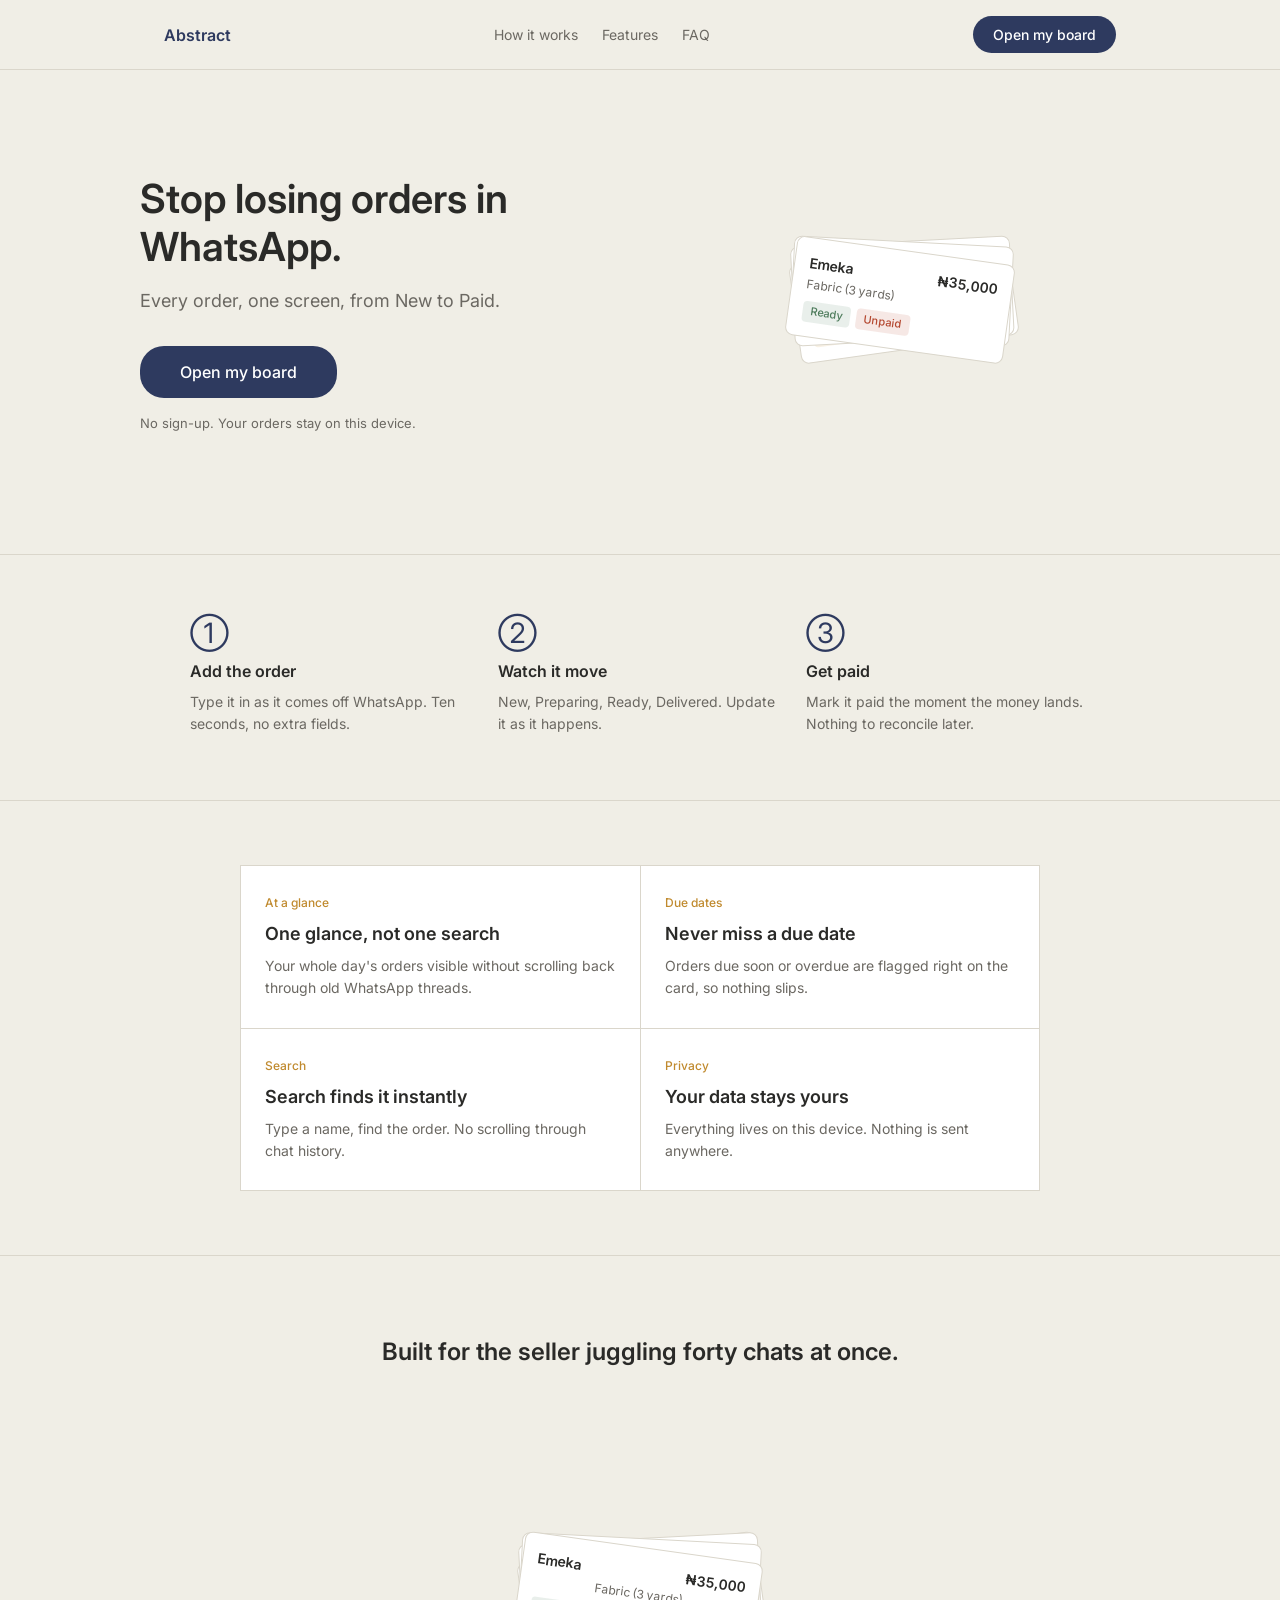
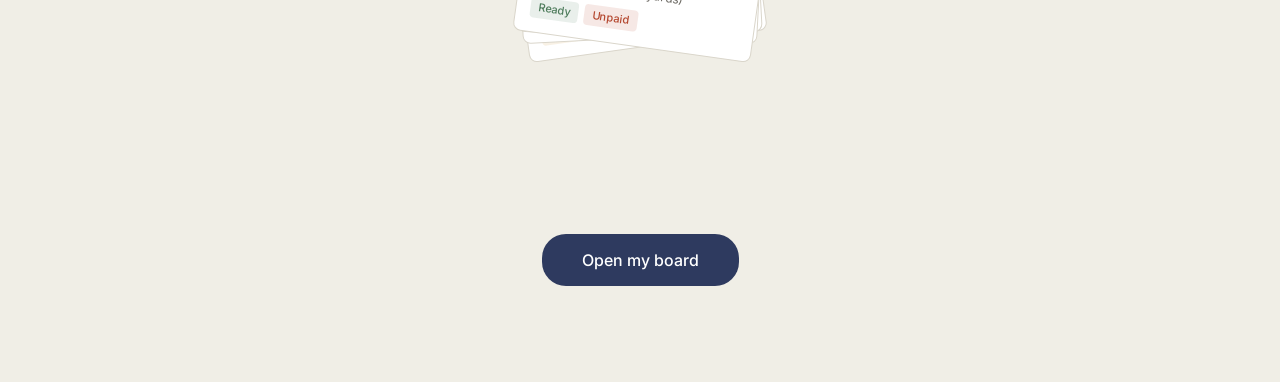
<file: index.html>
<!DOCTYPE html>
<html lang="en">
<head>
    <meta charset="UTF-8">
    <meta name="viewport" content="width=device-width, initial-scale=1.0">
    <title>Abstract</title>
    <link rel="preconnect" href="https://fonts.googleapis.com">
    <link rel="preconnect" href="https://fonts.gstatic.com" crossorigin>
    <link href="https://fonts.googleapis.com/css2?family=Inter:wght@400;500;600&display=swap" rel="stylesheet">
    <link rel="stylesheet" href="style.css">
</head>
<body>

    <nav class="top-nav">
        <div class="nav-container">
            <span class="nav-wordmark">Abstract</span>
            <div class="nav-links">
                <a href="#how-it-works">How it works</a>
                <a href="#features">Features</a>
                <a href="#faq">FAQ</a>
            </div>
            <a href="board.html" class="nav-cta">Open my board</a>
        </div>
    </nav>

    <section class="hero">
        <div class="hero-container">
            <div class="hero-left">
                <h1 class="hero-headline">Stop losing orders in WhatsApp.</h1>
                <p class="hero-sub">Every order, one screen, from New to Paid.</p>
                <a href="board.html" class="btn-primary">Open my board</a>
                <p class="hero-caption">No sign-up. Your orders stay on this device.</p>
            </div>
            <div class="hero-right">
                <div class="card-fan">
                    <div class="fan-card">
                        <div class="fan-card-header">
                            <span class="fan-card-name">Ada</span>
                            <span class="fan-card-amount">₦40,000</span>
                        </div>
                        <div class="fan-card-desc">2 dresses</div>
                        <div class="fan-card-statuses">
                            <span class="fan-badge fan-badge-preparing">Preparing</span>
                            <span class="fan-badge fan-badge-unpaid">Unpaid</span>
                        </div>
                    </div>
                    <div class="fan-card">
                        <div class="fan-card-header">
                            <span class="fan-card-name">Tunde</span>
                            <span class="fan-card-amount">₦25,000</span>
                        </div>
                        <div class="fan-card-desc">Sneakers</div>
                        <div class="fan-card-statuses">
                            <span class="fan-badge fan-badge-new">New</span>
                            <span class="fan-badge fan-badge-unpaid">Unpaid</span>
                        </div>
                    </div>
                    <div class="fan-card">
                        <div class="fan-card-header">
                            <span class="fan-card-name">Chioma</span>
                            <span class="fan-card-amount">₦18,000</span>
                        </div>
                        <div class="fan-card-desc">Bag</div>
                        <div class="fan-card-statuses">
                            <span class="fan-badge fan-badge-paid">Paid</span>
                        </div>
                    </div>
                    <div class="fan-card">
                        <div class="fan-card-header">
                            <span class="fan-card-name">Emeka</span>
                            <span class="fan-card-amount">₦35,000</span>
                        </div>
                        <div class="fan-card-desc">Fabric (3 yards)</div>
                        <div class="fan-card-statuses">
                            <span class="fan-badge fan-badge-ready">Ready</span>
                            <span class="fan-badge fan-badge-unpaid">Unpaid</span>
                        </div>
                    </div>
                </div>
            </div>
        </div>
    </section>

    <section class="steps-band" id="how-it-works">
        <div class="steps-container">
            <div class="step">
                <div class="step-marker">①</div>
                <h3>Add the order</h3>
                <p>Type it in as it comes off WhatsApp. Ten seconds, no extra fields.</p>
            </div>
            <div class="step">
                <div class="step-marker">②</div>
                <h3>Watch it move</h3>
                <p>New, Preparing, Ready, Delivered. Update it as it happens.</p>
            </div>
            <div class="step">
                <div class="step-marker">③</div>
                <h3>Get paid</h3>
                <p>Mark it paid the moment the money lands. Nothing to reconcile later.</p>
            </div>
        </div>
    </section>

    <section class="features" id="features">
        <div class="features-container">
            <div class="feature-grid">
                <div class="feature-cell">
                    <span class="feature-label">At a glance</span>
                    <h3>One glance, not one search</h3>
                    <p>Your whole day's orders visible without scrolling back through old WhatsApp threads.</p>
                </div>
                <div class="feature-cell">
                    <span class="feature-label">Due dates</span>
                    <h3>Never miss a due date</h3>
                    <p>Orders due soon or overdue are flagged right on the card, so nothing slips.</p>
                </div>
                <div class="feature-cell">
                    <span class="feature-label">Search</span>
                    <h3>Search finds it instantly</h3>
                    <p>Type a name, find the order. No scrolling through chat history.</p>
                </div>
                <div class="feature-cell">
                    <span class="feature-label">Privacy</span>
                    <h3>Your data stays yours</h3>
                    <p>Everything lives on this device. Nothing is sent anywhere.</p>
                </div>
            </div>
        </div>
    </section>

    <section class="closing">
        <div class="closing-container">
            <p class="closing-text">Built for the seller juggling forty chats at once.</p>
            <div class="closing-visual">
                <div class="card-fan">
                    <div class="fan-card">
                        <div class="fan-card-header">
                            <span class="fan-card-name">Ada</span>
                            <span class="fan-card-amount">₦40,000</span>
                        </div>
                        <div class="fan-card-desc">2 dresses</div>
                        <div class="fan-card-statuses">
                            <span class="fan-badge fan-badge-preparing">Preparing</span>
                            <span class="fan-badge fan-badge-unpaid">Unpaid</span>
                        </div>
                    </div>
                    <div class="fan-card">
                        <div class="fan-card-header">
                            <span class="fan-card-name">Tunde</span>
                            <span class="fan-card-amount">₦25,000</span>
                        </div>
                        <div class="fan-card-desc">Sneakers</div>
                        <div class="fan-card-statuses">
                            <span class="fan-badge fan-badge-new">New</span>
                            <span class="fan-badge fan-badge-unpaid">Unpaid</span>
                        </div>
                    </div>
                    <div class="fan-card">
                        <div class="fan-card-header">
                            <span class="fan-card-name">Chioma</span>
                            <span class="fan-card-amount">₦18,000</span>
                        </div>
                        <div class="fan-card-desc">Bag</div>
                        <div class="fan-card-statuses">
                            <span class="fan-badge fan-badge-paid">Paid</span>
                        </div>
                    </div>
                    <div class="fan-card">
                        <div class="fan-card-header">
                            <span class="fan-card-name">Emeka</span>
                            <span class="fan-card-amount">₦35,000</span>
                        </div>
                        <div class="fan-card-desc">Fabric (3 yards)</div>
                        <div class="fan-card-statuses">
                            <span class="fan-badge fan-badge-ready">Ready</span>
                            <span class="fan-badge fan-badge-unpaid">Unpaid</span>
                        </div>
                    </div>
                </div>
            </div>
            <a href="board.html" class="btn-primary">Open my board</a>
        </div>
    </section>

</body>
</html>
</file>
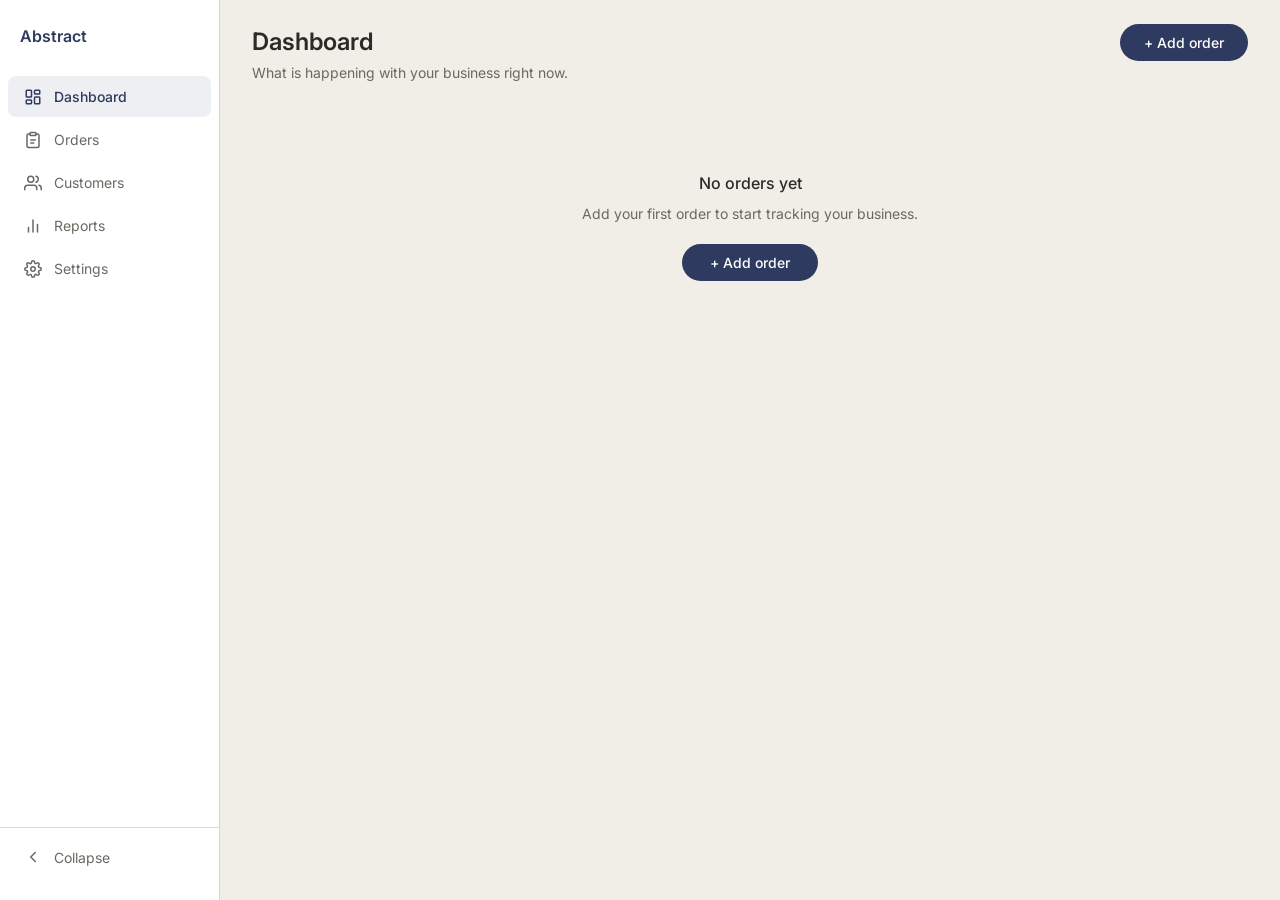
<file: board.html>
<!DOCTYPE html>
<html lang="en">
<head>
    <meta charset="UTF-8">
    <meta name="viewport" content="width=device-width, initial-scale=1.0">
    <title>Abstract</title>
    <link rel="preconnect" href="https://fonts.googleapis.com">
    <link rel="preconnect" href="https://fonts.gstatic.com" crossorigin>
    <link href="https://fonts.googleapis.com/css2?family=Inter:wght@400;500;600&display=swap" rel="stylesheet">
    <link rel="stylesheet" href="style.css">
</head>
<body class="board-page">

    <aside class="sidebar" id="sidebar">
        <a href="index.html" class="sidebar-brand" data-label="Back to site">
            <span class="brand-mark">A</span>
            <span class="sidebar-brand-text">Abstract</span>
        </a>
        <nav class="sidebar-nav">
            <a href="#/dashboard" class="sidebar-link active" data-route="dashboard" data-label="Dashboard">
                <svg class="sidebar-icon" viewBox="0 0 24 24" fill="none" stroke="currentColor" stroke-width="2" stroke-linecap="round" stroke-linejoin="round" aria-hidden="true"><rect x="3" y="3" width="7" height="9" rx="1"/><rect x="14" y="3" width="7" height="5" rx="1"/><rect x="14" y="12" width="7" height="9" rx="1"/><rect x="3" y="16" width="7" height="5" rx="1"/></svg>
                <span class="sidebar-link-text">Dashboard</span>
            </a>
            <a href="#/orders" class="sidebar-link" data-route="orders" data-label="Orders">
                <svg class="sidebar-icon" viewBox="0 0 24 24" fill="none" stroke="currentColor" stroke-width="2" stroke-linecap="round" stroke-linejoin="round" aria-hidden="true"><path d="M16 4h2a2 2 0 0 1 2 2v14a2 2 0 0 1-2 2H6a2 2 0 0 1-2-2V6a2 2 0 0 1 2-2h2"/><rect x="8" y="2" width="8" height="4" rx="1"/><path d="M9 12h6"/><path d="M9 16h4"/></svg>
                <span class="sidebar-link-text">Orders</span>
            </a>
            <a href="#/customers" class="sidebar-link" data-route="customers" data-label="Customers">
                <svg class="sidebar-icon" viewBox="0 0 24 24" fill="none" stroke="currentColor" stroke-width="2" stroke-linecap="round" stroke-linejoin="round" aria-hidden="true"><path d="M17 21v-2a4 4 0 0 0-4-4H5a4 4 0 0 0-4 4v2"/><circle cx="9" cy="7" r="4"/><path d="M23 21v-2a4 4 0 0 0-3-3.87"/><path d="M16 3.13a4 4 0 0 1 0 7.75"/></svg>
                <span class="sidebar-link-text">Customers</span>
            </a>
            <a href="#/reports" class="sidebar-link" data-route="reports" data-label="Reports">
                <svg class="sidebar-icon" viewBox="0 0 24 24" fill="none" stroke="currentColor" stroke-width="2" stroke-linecap="round" stroke-linejoin="round" aria-hidden="true"><line x1="18" y1="20" x2="18" y2="10"/><line x1="12" y1="20" x2="12" y2="4"/><line x1="6" y1="20" x2="6" y2="14"/></svg>
                <span class="sidebar-link-text">Reports</span>
            </a>
            <a href="#/settings" class="sidebar-link" data-route="settings" data-label="Settings">
                <svg class="sidebar-icon" viewBox="0 0 24 24" fill="none" stroke="currentColor" stroke-width="2" stroke-linecap="round" stroke-linejoin="round" aria-hidden="true"><circle cx="12" cy="12" r="3"/><path d="M19.4 15a1.65 1.65 0 0 0 .33 1.82l.06.06a2 2 0 0 1 0 2.83 2 2 0 0 1-2.83 0l-.06-.06a1.65 1.65 0 0 0-1.82-.33 1.65 1.65 0 0 0-1 1.51V21a2 2 0 0 1-2 2 2 2 0 0 1-2-2v-.09A1.65 1.65 0 0 0 9 19.4a1.65 1.65 0 0 0-1.82.33l-.06.06a2 2 0 0 1-2.83 0 2 2 0 0 1 0-2.83l.06-.06a1.65 1.65 0 0 0 .33-1.82 1.65 1.65 0 0 0-1.51-1H3a2 2 0 0 1-2-2 2 2 0 0 1 2-2h.09A1.65 1.65 0 0 0 4.6 9a1.65 1.65 0 0 0-.33-1.82l-.06-.06a2 2 0 0 1 0-2.83 2 2 0 0 1 2.83 0l.06.06a1.65 1.65 0 0 0 1.82.33H9a1.65 1.65 0 0 0 1-1.51V3a2 2 0 0 1 2-2 2 2 0 0 1 2 2v.09a1.65 1.65 0 0 0 1 1.51 1.65 1.65 0 0 0 1.82-.33l.06-.06a2 2 0 0 1 2.83 0 2 2 0 0 1 0 2.83l-.06.06a1.65 1.65 0 0 0-.33 1.82V9a1.65 1.65 0 0 0 1.51 1H21a2 2 0 0 1 2 2 2 2 0 0 1-2 2h-.09a1.65 1.65 0 0 0-1.51 1z"/></svg>
                <span class="sidebar-link-text">Settings</span>
            </a>
        </nav>
        <div class="sidebar-footer">
            <button type="button" class="sidebar-collapse" id="sidebarCollapseBtn" data-label="Collapse sidebar">
                <svg class="sidebar-icon" viewBox="0 0 24 24" fill="none" stroke="currentColor" stroke-width="2" stroke-linecap="round" stroke-linejoin="round" aria-hidden="true"><polyline points="15 18 9 12 15 6"/></svg>
                <span class="sidebar-link-text">Collapse</span>
            </button>
        </div>
    </aside>

    <div class="sidebar-overlay" id="sidebarOverlay"></div>

    <main class="main-content" id="page"></main>

    <div class="modal-overlay" id="orderModalOverlay">
        <div class="modal">
            <div class="modal-header">
                <h3 class="modal-title" id="orderModalTitle">Add order</h3>
                <button type="button" class="modal-close" data-action="close-order-modal">&times;</button>
            </div>
            <form id="orderForm" class="order-form">
                <input type="text" id="customerName" class="form-input" placeholder="Customer name" required>
                <input type="text" id="orderDescription" class="form-input" placeholder="e.g. 2 dresses" required>
                <input type="number" id="orderAmount" class="form-input" placeholder="e.g. 40000" required min="0" step="any">
                <div class="form-row-two">
                    <select id="orderStatus" class="form-input">
                        <option value="New">New</option>
                        <option value="Preparing">Preparing</option>
                        <option value="Ready">Ready</option>
                        <option value="Delivered">Delivered</option>
                    </select>
                    <select id="paymentStatus" class="form-input">
                        <option value="Unpaid">Unpaid</option>
                        <option value="Paid">Paid</option>
                    </select>
                </div>
                <input type="date" id="dueDate" class="form-input">
                <button type="submit" class="btn-primary">Add order</button>
            </form>
        </div>
    </div>

    <div class="modal-overlay" id="customerModalOverlay">
        <div class="modal">
            <div class="modal-header">
                <h3 class="modal-title" id="customerModalTitle">Add customer</h3>
                <button type="button" class="modal-close" data-action="close-customer-modal">&times;</button>
            </div>
            <form id="customerForm" class="order-form">
                <input type="text" id="customerNameField" class="form-input" placeholder="Customer name" required>
                <input type="email" id="customerEmail" class="form-input" placeholder="Email (optional)">
                <input type="tel" id="customerPhone" class="form-input" placeholder="Phone (optional)">
                <input type="text" id="customerNotes" class="form-input" placeholder="Notes (optional)">
                <button type="submit" class="btn-primary">Save customer</button>
            </form>
        </div>
    </div>

    <div class="modal-overlay" id="confirmOverlay">
        <div class="modal modal-confirm">
            <div class="modal-header">
                <h3 class="modal-title">Are you sure?</h3>
                <button type="button" class="modal-close" data-action="confirm-no">&times;</button>
            </div>
            <div class="modal-body" id="confirmMessage"></div>
            <div class="modal-footer">
                <button type="button" class="filter-btn" data-action="confirm-no">Cancel</button>
                <button type="button" class="btn-primary btn-danger-confirm" data-action="confirm-yes">Confirm</button>
            </div>
        </div>
    </div>

    <script src="script.js"></script>
</body>
</html>
</file>
<file: style.css>
/* Reset */
*, *::before, *::after {
    box-sizing: border-box;
    margin: 0;
    padding: 0;
}

body {
    font-family: 'Inter', sans-serif;
    background-color: var(--bg);
    color: var(--text);
    line-height: 1.5;
    -webkit-font-smoothing: antialiased;
    -moz-osx-font-smoothing: grayscale;
}

input, select, button, textarea {
    font-family: inherit;
}

/* ============ DESIGN TOKENS ============ */
:root {
    color-scheme: light;
    --bg: #F0EEE6;
    --surface: #FFFFFF;
    --text: #2A2A28;
    --muted: #6B6862;
    --border: #DAD6CB;
    --primary: #2E3A5F;
    --primary-hover: #232D4A;
    --overlay: rgba(42, 42, 40, 0.4);
    --btn-bg: #2E3A5F;
    --btn-bg-hover: #232D4A;
    --btn-text: #FFFFFF;
    --new: #5B6B8C;
    --preparing: #C08A2E;
    --ready: #4E7C5C;
    --delivered: #7A8B7E;
    --unpaid: #B4472F;
    --paid: #3E6B4F;
    --overdue: #C4523A;
    --tint-new: rgba(91, 107, 140, 0.12);
    --tint-preparing: rgba(192, 138, 46, 0.12);
    --tint-ready: rgba(78, 124, 92, 0.12);
    --tint-delivered: rgba(122, 139, 126, 0.12);
    --tint-unpaid: rgba(180, 71, 47, 0.12);
    --tint-paid: rgba(62, 107, 79, 0.12);
    --tint-overdue: rgba(196, 82, 58, 0.12);
    --tint-gold: rgba(232, 184, 75, 0.12);
    --tint-primary: rgba(46, 58, 95, 0.08);
    --tint-primary-strong: rgba(46, 58, 95, 0.1);
    --tint-hover: rgba(46, 58, 95, 0.05);
    --tint-soft: rgba(107, 104, 98, 0.1);
    --shadow: 0 2px 8px rgba(42, 42, 40, 0.08);
}

/* Common Components */
.btn-primary {
    display: inline-block;
    padding: 14px 40px;
    background-color: var(--primary);
    color: var(--surface);
    border: none;
    border-radius: 24px;
    font-size: 16px;
    font-weight: 500;
    cursor: pointer;
    text-decoration: none;
    text-align: center;
    transition: background-color 0.15s;
}

.btn-primary:hover {
    background-color: var(--primary-hover);
}

.search-input,
.form-input {
    padding: 10px 14px;
    font-size: 14px;
    color: var(--text);
    background-color: var(--surface);
    border: 1px solid var(--border);
    border-radius: 8px;
    outline: none;
    transition: border-color 0.15s;
}

.search-input:focus,
.form-input:focus {
    border-color: var(--primary);
}

.search-input::placeholder,
.form-input::placeholder {
    color: var(--muted);
}

/* ============ TOP NAVIGATION ============ */
.top-nav {
    border-bottom: 1px solid var(--border);
}

.nav-container {
    max-width: 1000px;
    margin: 0 auto;
    padding: 16px 24px;
    display: flex;
    align-items: center;
    justify-content: space-between;
}

.nav-wordmark {
    font-size: 16px;
    font-weight: 600;
    color: var(--primary);
}

.nav-links {
    display: none;
    gap: 24px;
}

.nav-links a {
    font-size: 14px;
    color: var(--muted);
    text-decoration: none;
}

.nav-links a:hover {
    color: var(--text);
    text-decoration: underline;
}

@media (min-width: 600px) {
    .nav-links {
        display: flex;
    }
}

.nav-cta {
    display: inline-block;
    padding: 8px 20px;
    background-color: var(--primary);
    color: var(--surface);
    border-radius: 24px;
    font-size: 14px;
    font-weight: 500;
    text-decoration: none;
    transition: background-color 0.15s;
}

.nav-cta:hover {
    background-color: var(--primary-hover);
}

/* ============ HERO ============ */
.hero {
    padding: 64px 24px 80px;
}

.hero-container {
    max-width: 1000px;
    margin: 0 auto;
}

@media (min-width: 768px) {
    .hero-container {
        display: flex;
        align-items: center;
        gap: 48px;
    }
}

.hero-left {
    margin-bottom: 40px;
}

@media (min-width: 768px) {
    .hero-left {
        flex: 1;
        margin-bottom: 0;
    }
}

.hero-headline {
    font-size: 40px;
    font-weight: 600;
    color: var(--text);
    line-height: 1.2;
    margin-bottom: 16px;
    max-width: 480px;
}

.hero-sub {
    font-size: 18px;
    font-weight: 400;
    color: var(--muted);
    margin-bottom: 32px;
    max-width: 380px;
}

.hero-left .btn-primary {
    margin-bottom: 16px;
}

.hero-caption {
    font-size: 13px;
    color: var(--muted);
}

.hero-right {
    display: flex;
    justify-content: center;
}

@media (min-width: 768px) {
    .hero-right {
        flex: 1;
    }
}

/* ============ CARD FAN ============ */
.card-fan {
    position: relative;
    width: 280px;
    height: 340px;
}

.fan-card {
    position: absolute;
    width: 220px;
    background-color: var(--surface);
    border: 1px solid var(--border);
    border-radius: 8px;
    padding: 14px;
    top: 50%;
    left: 50%;
    margin-left: -110px;
    margin-top: -68px;
}

.fan-card:nth-child(1) {
    transform: rotate(-8deg) translateY(14px);
    z-index: 1;
}

.fan-card:nth-child(2) {
    transform: rotate(-3deg) translateY(5px);
    z-index: 2;
}

.fan-card:nth-child(3) {
    transform: rotate(3deg) translateY(5px);
    z-index: 3;
}

.fan-card:nth-child(4) {
    transform: rotate(8deg) translateY(14px);
    z-index: 4;
}

.fan-card-header {
    display: flex;
    justify-content: space-between;
    align-items: baseline;
    margin-bottom: 2px;
}

.fan-card-name {
    font-size: 14px;
    font-weight: 600;
    color: var(--text);
}

.fan-card-amount {
    font-size: 14px;
    font-weight: 600;
    color: var(--text);
    font-variant-numeric: tabular-nums;
}

.fan-card-desc {
    font-size: 12px;
    color: var(--muted);
    margin-bottom: 8px;
}

.fan-card-statuses {
    display: flex;
    gap: 6px;
}

.fan-badge {
    font-size: 11px;
    font-weight: 500;
    padding: 2px 8px;
    border-radius: 4px;
}

.fan-badge-new {
    color: var(--new);
    background-color: var(--tint-new);
}

.fan-badge-preparing {
    color: var(--preparing);
    background-color: var(--tint-preparing);
}

.fan-badge-ready {
    color: var(--ready);
    background-color: var(--tint-ready);
}

.fan-badge-paid {
    color: var(--paid);
    background-color: var(--tint-paid);
}

.fan-badge-unpaid {
    color: var(--unpaid);
    background-color: var(--tint-unpaid);
}

@media (max-width: 767px) {
    .card-fan {
        width: 240px;
        height: 300px;
    }
    .fan-card {
        width: 190px;
        margin-left: -95px;
        padding: 12px;
    }
    .fan-card-name, .fan-card-amount {
        font-size: 13px;
    }
    .fan-card-desc {
        font-size: 11px;
    }
}

/* ============ STEPS BAND ============ */
.steps-band {
    padding: 64px 24px;
    border-top: 1px solid var(--border);
    border-bottom: 1px solid var(--border);
}

.steps-container {
    max-width: 900px;
    margin: 0 auto;
    display: flex;
    flex-direction: column;
    gap: 40px;
}

@media (min-width: 640px) {
    .steps-container {
        flex-direction: row;
        gap: 24px;
    }
}

.step {
    flex: 1;
}

.step-marker {
    font-size: 28px;
    color: var(--primary);
    margin-bottom: 12px;
    line-height: 1;
}

.step h3 {
    font-size: 16px;
    font-weight: 600;
    color: var(--text);
    margin-bottom: 8px;
}

.step p {
    font-size: 14px;
    color: var(--muted);
    line-height: 1.6;
}

/* ============ FEATURE GRID ============ */
.features {
    padding: 64px 24px;
}

.features-container {
    max-width: 800px;
    margin: 0 auto;
}

.feature-grid {
    display: grid;
    grid-template-columns: 1fr;
    gap: 1px;
    background-color: var(--border);
    border: 1px solid var(--border);
}

@media (min-width: 600px) {
    .feature-grid {
        grid-template-columns: 1fr 1fr;
    }
}

.feature-cell {
    background-color: var(--surface);
    padding: 28px 24px;
}

.feature-label {
    display: block;
    font-size: 12px;
    font-weight: 500;
    color: var(--preparing);
    margin-bottom: 8px;
}

.feature-cell h3 {
    font-size: 18px;
    font-weight: 600;
    color: var(--text);
    margin-bottom: 8px;
}

.feature-cell p {
    font-size: 14px;
    color: var(--muted);
    line-height: 1.6;
}

/* ============ CLOSING ============ */
.closing {
    padding: 80px 24px 96px;
    text-align: center;
    border-top: 1px solid var(--border);
}

.closing-container {
    max-width: 600px;
    margin: 0 auto;
}

.closing-text {
    font-size: 24px;
    font-weight: 600;
    color: var(--text);
    margin-bottom: 48px;
    line-height: 1.3;
}

.closing-visual {
    display: flex;
    justify-content: center;
    margin-bottom: 48px;
}

.closing-visual .card-fan {
    width: 310px;
    height: 370px;
}

.closing-visual .fan-card {
    width: 240px;
    margin-left: -120px;
    padding: 14px;
}

@media (max-width: 400px) {
    .closing-visual .card-fan {
        width: 260px;
        height: 320px;
    }
    .closing-visual .fan-card {
        width: 200px;
        margin-left: -100px;
        padding: 12px;
    }
    .closing-visual .fan-card-name,
    .closing-visual .fan-card-amount {
        font-size: 13px;
    }
    .closing-visual .fan-card-desc {
        font-size: 11px;
    }
}

/* ============ BOARD PAGE — DASHBOARD LAYOUT ============ */
.board-page {
    display: flex;
    min-height: 100vh;
    background-color: var(--bg);
}

/* Sidebar */
.sidebar {
    width: 220px;
    background-color: var(--surface);
    border-right: 1px solid var(--border);
    flex-shrink: 0;
    position: sticky;
    top: 0;
    height: 100vh;
    overflow-y: auto;
    padding: 24px 0;
    z-index: 200;
}

.sidebar-brand {
    font-size: 16px;
    font-weight: 600;
    color: var(--primary);
    padding: 0 24px;
    margin-bottom: 32px;
}

.sidebar-nav {
    display: flex;
    flex-direction: column;
}

.sidebar-link {
    display: block;
    padding: 10px 24px;
    font-size: 14px;
    color: var(--muted);
    text-decoration: none;
    transition: background-color 0.15s, color 0.15s;
}

.sidebar-link:hover {
    background-color: var(--tint-hover);
    color: var(--text);
}

.sidebar-link.active {
    background-color: var(--tint-primary);
    color: var(--primary);
    font-weight: 500;
}

.sidebar-overlay {
    display: none;
    position: fixed;
    top: 0;
    left: 0;
    right: 0;
    bottom: 0;
    background-color: var(--overlay);
    z-index: 199;
}

.sidebar-overlay.active {
    display: block;
}

.mobile-menu-btn {
    display: none;
    flex-direction: column;
    gap: 4px;
    background: none;
    border: none;
    cursor: pointer;
    padding: 4px;
    margin-right: 12px;
    flex-shrink: 0;
}

.mobile-menu-btn span {
    display: block;
    width: 20px;
    height: 2px;
    background-color: var(--text);
    border-radius: 1px;
}

/* Main Content */
.main-content {
    flex: 1;
    padding: 24px 32px;
    overflow-x: hidden;
    min-width: 0;
}

/* Main Header */
.main-header {
    display: flex;
    justify-content: space-between;
    align-items: flex-start;
    margin-bottom: 24px;
    gap: 16px;
}

.header-left {
    display: flex;
    align-items: flex-start;
}

.header-title {
    font-size: 24px;
    font-weight: 600;
    color: var(--text);
    margin-bottom: 2px;
}

.header-subtitle {
    font-size: 14px;
    color: var(--muted);
}

.header-right {
    display: flex;
    align-items: center;
    gap: 12px;
    flex-shrink: 0;
}

.header-right .search-input {
    width: 240px;
}

/* Summary Cards */
.summary-strip {
    display: flex;
    gap: 16px;
    margin-bottom: 32px;
}

.summary-card {
    flex: 1;
    background-color: var(--surface);
    border: 1px solid var(--border);
    border-radius: 8px;
    padding: 16px 20px;
}

.summary-card-header {
    display: flex;
    justify-content: space-between;
    align-items: center;
    margin-bottom: 8px;
}

.summary-card-label {
    font-size: 13px;
    color: var(--muted);
}

.summary-card-badge {
    font-size: 11px;
    font-weight: 500;
    padding: 2px 8px;
    border-radius: 4px;
}

.summary-card-badge.today {
    color: var(--primary);
    background-color: var(--tint-primary-strong);
}

.summary-card-badge.unpaid {
    color: var(--unpaid);
    background-color: var(--tint-unpaid);
}

.summary-card-badge.overdue {
    color: var(--overdue);
    background-color: var(--tint-overdue);
}

.summary-card-number {
    font-size: 28px;
    font-weight: 600;
    color: var(--text);
    font-variant-numeric: tabular-nums;
}

/* Orders Section */
.orders-header {
    display: flex;
    justify-content: space-between;
    align-items: center;
    margin-bottom: 16px;
}

.orders-title {
    font-size: 18px;
    font-weight: 600;
    color: var(--text);
}

.add-order-btn {
    padding: 8px 20px;
    font-size: 14px;
}

/* Filters */
.filters-section {
    margin-bottom: 20px;
}

.filter-row {
    display: flex;
    flex-wrap: wrap;
    gap: 8px;
}

.filter-btn {
    padding: 6px 14px;
    border: 1px solid var(--border);
    border-radius: 20px;
    background-color: transparent;
    color: var(--muted);
    font-size: 13px;
    font-weight: 400;
    cursor: pointer;
    transition: background-color 0.15s, color 0.15s, border-color 0.15s;
}

.filter-btn:hover {
    border-color: var(--primary);
    color: var(--primary);
}

.filter-btn.active {
    background-color: var(--primary);
    color: var(--surface);
    border-color: var(--primary);
}

/* Order Board */
.order-board {
    display: flex;
    gap: 16px;
    overflow-x: auto;
    padding-bottom: 8px;
}

.board-column {
    flex: 1;
    min-width: 220px;
    background-color: var(--surface);
    border: 1px solid var(--border);
    border-radius: 8px;
    padding: 12px;
}

.column-header {
    display: flex;
    justify-content: space-between;
    align-items: center;
    padding: 8px 12px;
    border-radius: 6px;
    margin-bottom: 12px;
}

.column-header.section-new {
    background-color: rgba(91, 107, 140, 0.1);
    border-left: 3px solid var(--new);
}

.column-header.section-preparing {
    background-color: rgba(192, 138, 46, 0.1);
    border-left: 3px solid var(--preparing);
}

.column-header.section-ready {
    background-color: rgba(78, 124, 92, 0.1);
    border-left: 3px solid var(--ready);
}

.column-header.section-delivered {
    background-color: rgba(122, 139, 126, 0.1);
    border-left: 3px solid var(--delivered);
}

.column-title {
    font-size: 14px;
    font-weight: 600;
    color: var(--text);
}

.column-count {
    font-size: 14px;
    color: var(--muted);
}

.column-body {
    display: flex;
    flex-direction: column;
    gap: 8px;
}

.column-empty {
    font-size: 13px;
    color: var(--muted);
    padding: 16px 0;
    text-align: center;
}

/* Order Card */
.order-card {
    background-color: var(--surface);
    border: 1px solid var(--border);
    border-radius: 8px;
    padding: 14px;
    display: flex;
    flex-direction: column;
    gap: 6px;
    transition: background-color 0.2s;
}

.order-card + .order-card {
    margin-top: 0;
}

.order-card.tint-due-soon {
    background-color: var(--tint-gold);
}

.order-card.tint-overdue {
    background-color: var(--tint-overdue);
}

.order-header {
    display: flex;
    justify-content: space-between;
    align-items: baseline;
}

.order-customer {
    font-size: 14px;
    font-weight: 600;
    color: var(--text);
}

.order-amount {
    font-size: 14px;
    font-weight: 600;
    color: var(--text);
    font-variant-numeric: tabular-nums;
}

.order-description {
    font-size: 13px;
    color: var(--muted);
}

.order-statuses {
    display: flex;
    gap: 6px;
}

.status-select {
    appearance: none;
    -webkit-appearance: none;
    -moz-appearance: none;
    border: 1px solid var(--border);
    border-radius: 6px;
    padding: 5px 26px 5px 8px;
    font-size: 12px;
    font-weight: 500;
    background-color: var(--surface);
    background-image: url("data:image/svg+xml,%3Csvg xmlns='http://www.w3.org/2000/svg' width='10' height='10' viewBox='0 0 24 24' fill='none' stroke='%236B6862' stroke-width='2' stroke-linecap='round' stroke-linejoin='round'%3E%3Cpolyline points='6 9 12 15 18 9'/%3E%3C/svg%3E");
    background-repeat: no-repeat;
    background-position: right 6px center;
    cursor: pointer;
    flex: 1;
    min-width: 0;
    outline: none;
}

.status-select:focus {
    border-color: var(--primary);
}

.order-footer {
    display: flex;
    justify-content: space-between;
    align-items: center;
}

.order-due {
    font-size: 12px;
    color: var(--muted);
}

.order-delete {
    background: none;
    border: none;
    color: var(--unpaid);
    font-size: 12px;
    cursor: pointer;
    padding: 0;
}

.order-delete:hover {
    text-decoration: underline;
}

/* Empty State */
.orders-empty {
    text-align: center;
    padding: 64px 24px;
}

.orders-empty-title {
    font-size: 16px;
    font-weight: 500;
    color: var(--text);
    margin-bottom: 8px;
}

.orders-empty-desc {
    font-size: 14px;
    color: var(--muted);
    margin-bottom: 20px;
}

.orders-empty .btn-primary {
    padding: 10px 28px;
    font-size: 14px;
}

/* Modal */
.modal-overlay {
    display: none;
    position: fixed;
    top: 0;
    left: 0;
    right: 0;
    bottom: 0;
    background-color: var(--overlay);
    z-index: 300;
    justify-content: center;
    align-items: center;
}

.modal-overlay.active {
    display: flex;
}

.modal {
    background-color: var(--surface);
    border: 1px solid var(--border);
    border-radius: 8px;
    width: 100%;
    max-width: 480px;
    max-height: 90vh;
    overflow-y: auto;
    margin: 16px;
}

.modal-header {
    display: flex;
    justify-content: space-between;
    align-items: center;
    padding: 16px 20px;
    border-bottom: 1px solid var(--border);
}

.modal-title {
    font-size: 16px;
    font-weight: 600;
    color: var(--text);
}

.modal-close {
    background: none;
    border: none;
    font-size: 24px;
    color: var(--muted);
    cursor: pointer;
    padding: 0;
    line-height: 1;
    width: 32px;
    height: 32px;
    display: flex;
    align-items: center;
    justify-content: center;
    border-radius: 6px;
}

.modal-close:hover {
    background-color: var(--tint-soft);
}

.modal .order-form {
    padding: 20px;
    margin-bottom: 0;
    gap: 12px;
    display: flex;
    flex-direction: column;
}

.modal .order-form .btn-primary {
    width: 100%;
    margin-top: 4px;
}

/* ============ RESPONSIVE ============ */
@media (max-width: 900px) {
    .board-column {
        min-width: 200px;
    }
}

@media (max-width: 768px) {
    .sidebar {
        position: fixed;
        top: 0;
        left: -240px;
        width: 240px;
        height: 100vh;
        transition: left 0.25s ease;
    }

    .sidebar.open {
        left: 0;
    }

    .mobile-menu-btn {
        display: flex;
    }

    .main-content {
        padding: 20px 16px;
    }

    .main-header {
        flex-direction: column;
        gap: 12px;
    }

    .header-right {
        width: 100%;
    }

    .header-right .search-input {
        width: 100%;
    }

    .summary-strip {
        flex-wrap: wrap;
    }

    .summary-card {
        min-width: calc(50% - 8px);
    }

    .order-board {
        overflow-x: auto;
    }

    .board-column {
        min-width: 260px;
    }
}

@media (max-width: 480px) {
    .summary-card {
        min-width: 100%;
    }

    .header-title {
        font-size: 20px;
    }

    .orders-header {
        flex-direction: column;
        align-items: flex-start;
        gap: 12px;
    }

    .add-order-btn {
        width: 100%;
        text-align: center;
    }
}

/* ============ MVP: COLLAPSIBLE SIDEBAR ============ */
.sidebar {
    transition: width 0.2s ease;
    display: flex;
    flex-direction: column;
    overflow: visible;
    width: 220px;
}

.sidebar::-webkit-scrollbar {
    width: 0;
}

.sidebar-brand {
    display: flex;
    align-items: center;
    gap: 12px;
    padding: 0 20px;
    margin-bottom: 28px;
    text-decoration: none;
    color: var(--primary);
}

.brand-mark {
    display: none;
    width: 30px;
    height: 30px;
    flex-shrink: 0;
    align-items: center;
    justify-content: center;
    border-radius: 8px;
    background-color: var(--primary);
    color: var(--btn-text);
    font-size: 14px;
    font-weight: 600;
}

.sidebar-brand-text,
.sidebar-link-text {
    white-space: nowrap;
    overflow: hidden;
    transition: opacity 0.15s ease, width 0.2s ease;
    flex-shrink: 0;
}

.sidebar-nav {
    flex: 1;
    display: flex;
    flex-direction: column;
    gap: 2px;
}

.sidebar-link {
    display: flex;
    align-items: center;
    gap: 12px;
    padding: 10px 16px;
    margin: 0 8px;
    border-radius: 8px;
    position: relative;
    white-space: nowrap;
    overflow: visible;
}

.sidebar-icon {
    width: 18px;
    height: 18px;
    flex-shrink: 0;
    display: block;
}

.sidebar-footer {
    margin-top: auto;
    padding: 10px 8px 0;
    border-top: 1px solid var(--border);
}

.sidebar-collapse {
    width: 100%;
    display: flex;
    align-items: center;
    gap: 12px;
    padding: 10px 16px;
    border-radius: 8px;
    background: none;
    border: none;
    cursor: pointer;
    color: var(--muted);
    font-size: 14px;
    position: relative;
    white-space: nowrap;
}

.sidebar-collapse:hover {
    background-color: var(--tint-hover);
    color: var(--text);
}

.sidebar-collapse .sidebar-icon {
    transition: transform 0.2s ease;
}

.sidebar-collapse svg {
    transition: transform 0.2s ease;
}

/* Collapsed state (desktop only) */
@media (min-width: 769px) {
    .sidebar.collapsed {
        width: 64px;
    }

    .sidebar.collapsed .sidebar-brand {
        padding: 0 16px;
        gap: 0;
        justify-content: center;
    }

    .sidebar.collapsed .brand-mark {
        display: flex;
    }

    .sidebar.collapsed .sidebar-brand-text,
    .sidebar.collapsed .sidebar-link-text {
        opacity: 0;
        width: 0;
    }

    .sidebar.collapsed .sidebar-link,
    .sidebar.collapsed .sidebar-collapse {
        justify-content: center;
        gap: 0;
        padding: 10px 0;
        margin-left: 10px;
        margin-right: 10px;
    }

    .sidebar.collapsed .sidebar-collapse svg {
        transform: rotate(180deg);
    }

    .sidebar.collapsed .sidebar-link::after,
    .sidebar.collapsed .sidebar-collapse::after {
        content: attr(data-label);
        position: absolute;
        left: calc(100% + 14px);
        top: 50%;
        transform: translateY(-50%);
        background-color: var(--surface);
        color: var(--text);
        border: 1px solid var(--border);
        border-radius: 6px;
        padding: 6px 10px;
        font-size: 12px;
        font-weight: 400;
        white-space: nowrap;
        box-shadow: var(--shadow);
        z-index: 500;
        opacity: 0;
        pointer-events: none;
        transition: opacity 0.1s ease;
    }

    .sidebar.collapsed .sidebar-link:hover::after,
    .sidebar.collapsed .sidebar-collapse:hover::after {
        opacity: 1;
    }

    .sidebar.collapsed .sidebar-link::before,
    .sidebar.collapsed .sidebar-collapse::before {
        content: '';
        position: absolute;
        left: calc(100% + 6px);
        top: 50%;
        transform: translateY(-50%);
        border: 5px solid transparent;
        border-right-color: var(--border);
        opacity: 0;
        transition: opacity 0.1s ease;
        z-index: 501;
    }

    .sidebar.collapsed .sidebar-link:hover::before,
    .sidebar.collapsed .sidebar-collapse:hover::before {
        opacity: 1;
    }
}

/* Mobile: force drawer regardless of collapse state */
@media (max-width: 768px) {
    .sidebar,
    .sidebar.collapsed {
        width: 240px;
        left: -240px;
    }

    .sidebar.open,
    .sidebar.collapsed.open {
        left: 0;
    }

    .sidebar.collapsed .sidebar-brand {
        padding: 0 20px;
        gap: 12px;
        justify-content: flex-start;
    }

    .sidebar.collapsed .sidebar-brand-text,
    .sidebar.collapsed .sidebar-link-text {
        opacity: 1;
        width: auto;
    }

    .sidebar.collapsed .sidebar-link,
    .sidebar.collapsed .sidebar-collapse {
        justify-content: flex-start;
        gap: 12px;
        padding: 10px 16px;
        margin: 0 8px;
    }

    .sidebar-collapse {
        display: none;
    }
}

/* ============ MVP: SHARED PAGE PIECES ============ */
.header-right .btn-primary {
    padding: 10px 24px;
    font-size: 14px;
}

.empty-actions {
    display: flex;
    gap: 10px;
    justify-content: center;
    flex-wrap: wrap;
}

.add-customer-btn {
    padding: 10px 28px;
    font-size: 14px;
    border-radius: 24px;
}

.btn-primary,
.nav-cta {
    background-color: var(--btn-bg);
    color: var(--btn-text);
}

.btn-primary:hover,
.nav-cta:hover {
    background-color: var(--btn-bg-hover);
}

.filter-btn.active {
    background-color: var(--btn-bg);
    border-color: var(--btn-bg);
    color: var(--btn-text);
}

.search-input:focus,
.form-input:focus {
    border-color: var(--primary);
}

/* ============ MVP: ORDER BADGES ============ */
.order-badge {
    font-size: 11px;
    font-weight: 500;
    padding: 2px 8px;
    border-radius: 4px;
    white-space: nowrap;
}

.badge-new { color: var(--new); background-color: var(--tint-new); }
.badge-preparing { color: var(--preparing); background-color: var(--tint-preparing); }
.badge-ready { color: var(--ready); background-color: var(--tint-ready); }
.badge-delivered { color: var(--delivered); background-color: var(--tint-delivered); }
.badge-unpaid { color: var(--unpaid); background-color: var(--tint-unpaid); }
.badge-paid { color: var(--paid); background-color: var(--tint-paid); }

/* ============ MVP: PANELS & BARS ============ */
.panel {
    background-color: var(--surface);
    border: 1px solid var(--border);
    border-radius: 8px;
    padding: 20px;
}

.panel-header {
    display: flex;
    justify-content: space-between;
    align-items: center;
    gap: 12px;
    margin-bottom: 14px;
}

.panel-header .section-title {
    margin-bottom: 0;
}

.section-title {
    font-size: 18px;
    font-weight: 600;
    color: var(--text);
    margin-bottom: 14px;
}

.status-bars {
    display: flex;
    flex-direction: column;
    gap: 12px;
}

.bar-row {
    display: flex;
    flex-direction: column;
    gap: 4px;
}

.bar-row-top {
    display: flex;
    justify-content: space-between;
    align-items: center;
    font-size: 13px;
}

.bar-label {
    color: var(--text);
}

.bar-count {
    color: var(--muted);
    font-variant-numeric: tabular-nums;
}

.bar-track {
    height: 8px;
    background-color: var(--tint-soft);
    border-radius: 4px;
    overflow: hidden;
}

.bar-fill {
    height: 100%;
    border-radius: 4px;
    min-width: 2px;
    transition: width 0.3s ease;
}

.pay-split {
    margin-top: 16px;
    padding-top: 16px;
    border-top: 1px solid var(--border);
}

.pay-row {
    display: flex;
    justify-content: space-between;
    align-items: center;
    font-size: 13px;
    margin-bottom: 6px;
}

.pay-amount {
    font-weight: 600;
    font-variant-numeric: tabular-nums;
}

/* ============ MVP: DASHBOARD ============ */
.dashboard-grid {
    display: grid;
    grid-template-columns: 1.6fr 1fr;
    gap: 16px;
    margin-top: 16px;
}

.recent-list {
    display: flex;
    flex-direction: column;
}

.recent-order {
    display: flex;
    align-items: center;
    gap: 12px;
    padding: 12px 0;
    border-bottom: 1px solid var(--border);
}

.recent-order:last-child {
    border-bottom: none;
}

.recent-main {
    flex: 1;
    min-width: 0;
}

.recent-customer {
    font-size: 14px;
    font-weight: 600;
    color: var(--text);
    display: block;
    overflow: hidden;
    text-overflow: ellipsis;
    white-space: nowrap;
}

.recent-desc {
    font-size: 12px;
    color: var(--muted);
    overflow: hidden;
    text-overflow: ellipsis;
    white-space: nowrap;
}

.recent-meta {
    display: flex;
    gap: 6px;
    flex-shrink: 0;
}

.recent-amount {
    font-size: 14px;
    font-weight: 600;
    color: var(--text);
    font-variant-numeric: tabular-nums;
    flex-shrink: 0;
    min-width: 84px;
    text-align: right;
}

.btn-mini {
    padding: 5px 14px;
    border: 1px solid var(--border);
    border-radius: 20px;
    background: none;
    color: var(--paid);
    font-size: 12px;
    font-weight: 500;
    cursor: pointer;
    flex-shrink: 0;
    transition: border-color 0.15s, color 0.15s;
}

.btn-mini:hover {
    border-color: var(--paid);
}

.recent-paid {
    font-size: 12px;
    font-weight: 500;
    color: var(--paid);
    flex-shrink: 0;
}

/* ============ MVP: ORDERS PAGE ============ */
.orders-toolbar {
    display: flex;
    flex-wrap: wrap;
    gap: 12px;
    align-items: center;
    margin-bottom: 16px;
}

.orders-toolbar .orders-search {
    width: 240px;
}

.orders-search:focus,
.customers-search:focus {
    border-color: var(--primary);
}

.orders-meta {
    font-size: 13px;
    color: var(--muted);
    margin-bottom: 12px;
}

.results-meta {
    margin-top: 12px;
    margin-bottom: 0;
}

.order-card-actions {
    display: flex;
    gap: 12px;
    align-items: center;
}

.order-edit {
    background: none;
    border: none;
    color: var(--primary);
    font-size: 12px;
    cursor: pointer;
    padding: 0;
}

.order-edit:hover {
    text-decoration: underline;
}

/* ============ MVP: CUSTOMERS ============ */
.customers-toolbar {
    display: flex;
    flex-wrap: wrap;
    gap: 12px;
    align-items: center;
    margin-bottom: 16px;
}

.customers-toolbar .customers-search {
    width: 280px;
}

.customer-list {
    display: flex;
    flex-direction: column;
}

.customer-list-head {
    display: grid;
    grid-template-columns: 2fr 0.6fr 1fr 1fr 1fr 30px;
    gap: 12px;
    align-items: center;
    padding: 8px 16px;
    font-size: 12px;
    color: var(--muted);
    text-transform: uppercase;
    letter-spacing: 0.04em;
    border-bottom: 1px solid var(--border);
}

.customer-row {
    display: grid;
    grid-template-columns: 2fr 0.6fr 1fr 1fr 1fr 30px;
    gap: 12px;
    align-items: center;
    padding: 14px 16px;
    background-color: var(--surface);
    border: 1px solid var(--border);
    border-radius: 8px;
    margin-bottom: 8px;
    cursor: pointer;
    transition: border-color 0.15s, background-color 0.15s;
}

.customer-row:hover,
.customer-row:focus-visible {
    border-color: var(--primary);
    background-color: var(--tint-hover);
    outline: none;
}

.cust-name {
    font-size: 14px;
    font-weight: 600;
    color: var(--text);
    overflow: hidden;
    text-overflow: ellipsis;
    white-space: nowrap;
}

.cust-cell {
    font-size: 13px;
    color: var(--text);
    font-variant-numeric: tabular-nums;
}

.cust-last {
    color: var(--muted);
    font-size: 12px;
}

.cust-chevron {
    color: var(--muted);
    text-align: center;
    font-size: 16px;
}

@media (max-width: 760px) {
    .customer-list-head,
    .customer-row {
        grid-template-columns: 2fr 0.6fr 1fr 1fr 30px;
    }

    .cust-last {
        display: none;
    }
}

@media (max-width: 520px) {
    .customer-list-head,
    .customer-row {
        grid-template-columns: 1.6fr 0.7fr 1fr 30px;
    }

    .cust-total {
        display: none;
    }
}

/* Customer detail */
.back-btn {
    display: inline-flex;
    align-items: center;
    gap: 6px;
    background: none;
    border: none;
    color: var(--muted);
    font-size: 13px;
    cursor: pointer;
    padding: 0;
    margin-bottom: 16px;
}

.back-btn:hover {
    color: var(--text);
}

.customer-detail-header {
    display: flex;
    justify-content: space-between;
    align-items: flex-start;
    gap: 12px;
    flex-wrap: wrap;
    margin-bottom: 16px;
}

.customer-name {
    font-size: 22px;
    font-weight: 600;
    color: var(--text);
    margin-bottom: 4px;
}

.customer-contact {
    font-size: 13px;
    color: var(--muted);
    display: flex;
    flex-wrap: wrap;
    gap: 4px 18px;
}

.customer-detail-actions {
    display: flex;
    align-items: center;
    gap: 14px;
}

.customer-note {
    font-style: italic;
}

.customer-summary .summary-card {
    flex: 1;
}

.customer-orders {
    display: flex;
    flex-direction: column;
}

.order-row {
    display: flex;
    align-items: center;
    gap: 12px;
    padding: 12px 0;
    border-bottom: 1px solid var(--border);
    flex-wrap: wrap;
}

.order-row:last-child {
    border-bottom: none;
}

.order-row-main {
    flex: 1;
    min-width: 150px;
}

.order-row-amount {
    font-size: 14px;
    font-weight: 600;
    color: var(--text);
    font-variant-numeric: tabular-nums;
    flex-shrink: 0;
}

.order-row-actions {
    display: flex;
    gap: 12px;
    align-items: center;
    flex-shrink: 0;
}

/* ============ MVP: REPORTS ============ */
.report-controls {
    margin-bottom: 20px;
}

.report-period-label {
    font-size: 13px;
    color: var(--muted);
    margin-bottom: 16px;
}

.metrics-grid {
    display: grid;
    grid-template-columns: repeat(3, 1fr);
    gap: 12px;
    margin-bottom: 20px;
}

.metric-card {
    background-color: var(--surface);
    border: 1px solid var(--border);
    border-radius: 8px;
    padding: 14px 16px;
}

.metric-label {
    font-size: 12px;
    color: var(--muted);
    margin-bottom: 6px;
}

.metric-value {
    font-size: 20px;
    font-weight: 600;
    color: var(--text);
    font-variant-numeric: tabular-nums;
}

.metric-primary { color: var(--primary); }
.metric-paid { color: var(--paid); }
.metric-unpaid { color: var(--unpaid); }
.metric-muted { color: var(--muted); }

@media (max-width: 760px) {
    .metrics-grid {
        grid-template-columns: repeat(2, 1fr);
    }
}

@media (max-width: 460px) {
    .metrics-grid {
        grid-template-columns: 1fr;
    }
}

.report-grid {
    display: grid;
    grid-template-columns: 1.5fr 1fr;
    gap: 16px;
    margin-bottom: 16px;
}

@media (max-width: 900px) {
    .report-grid,
    .dashboard-grid {
        grid-template-columns: 1fr;
    }
}

.chart-wrap {
    overflow-x: auto;
    padding-bottom: 12px;
}

.chart {
    display: flex;
    align-items: flex-end;
    gap: 3px;
    height: 180px;
    padding-top: 8px;
    min-width: 240px;
}

.chart-col {
    flex: 1;
    min-width: 8px;
    display: flex;
    flex-direction: column;
    align-items: center;
    justify-content: flex-end;
    height: 100%;
    gap: 4px;
}

.chart-bar {
    width: 100%;
    max-width: 28px;
    background-color: var(--primary);
    border-radius: 3px 3px 0 0;
    min-height: 2px;
}

.chart-label {
    font-size: 10px;
    color: var(--muted);
    white-space: nowrap;
}

.payment-panel {
    margin-top: 0;
}

.split-bars {
    display: flex;
    height: 10px;
    border-radius: 5px;
    overflow: hidden;
    background-color: var(--tint-soft);
    margin-bottom: 12px;
}

.split-bar-seg {
    height: 100%;
    min-width: 2px;
}

.split-legend {
    display: flex;
    gap: 20px;
    flex-wrap: wrap;
    font-size: 13px;
    color: var(--muted);
}

.split-item {
    display: inline-flex;
    align-items: center;
    gap: 6px;
}

.split-dot {
    width: 8px;
    height: 8px;
    border-radius: 50%;
}

/* ============ MVP: SETTINGS ============ */
.settings-form {
    max-width: 640px;
}

.settings-section {
    background-color: var(--surface);
    border: 1px solid var(--border);
    border-radius: 8px;
    padding: 20px;
    margin-bottom: 16px;
}

.settings-section-title {
    font-size: 15px;
    font-weight: 600;
    color: var(--text);
    margin-bottom: 16px;
}

.settings-fields {
    display: flex;
    flex-direction: column;
    gap: 14px;
}

.settings-field {
    display: flex;
    flex-direction: column;
    gap: 4px;
}

.settings-label {
    font-size: 13px;
    color: var(--muted);
}

.settings-section .form-input {
    width: 100%;
}

.settings-hint {
    font-size: 12px;
    color: var(--muted);
}

.settings-footer {
    margin-bottom: 16px;
}

.settings-actions {
    display: flex;
    gap: 12px;
    flex-wrap: wrap;
}

.btn-danger-outline {
    padding: 8px 20px;
    font-size: 14px;
    border: 1px solid var(--unpaid);
    border-radius: 24px;
    color: var(--unpaid);
    background-color: transparent;
    cursor: pointer;
    transition: background-color 0.15s;
}

.btn-danger-outline:hover {
    background-color: var(--tint-unpaid);
}

.settings-saved {
    font-size: 13px;
    font-weight: 500;
    color: var(--paid);
    margin-left: 12px;
}

/* ============ MVP: MODALS ============ */
.modal-confirm {
    max-width: 420px;
}

.modal-body {
    padding: 20px;
    font-size: 14px;
    color: var(--text);
    line-height: 1.6;
}

.modal-footer {
    display: flex;
    justify-content: flex-end;
    gap: 10px;
    padding: 16px 20px;
    border-top: 1px solid var(--border);
}

.modal-footer .btn-primary {
    padding: 8px 20px;
    font-size: 14px;
}

.modal-footer .btn-primary.btn-danger-confirm {
    background-color: var(--unpaid);
}

.modal-footer .btn-primary.btn-danger-confirm:hover {
    background-color: var(--overdue);
}

.form-row-two {
    display: grid;
    grid-template-columns: 1fr 1fr;
    gap: 12px;
}

@media (max-width: 420px) {
    .form-row-two {
        grid-template-columns: 1fr;
    }
}

select.form-input {
    background-color: var(--surface);
}

/* ============ MVP: DARK MODE ============ */
body.dark {
    color-scheme: dark;
    --bg: #1C1E22;
    --surface: #26282E;
    --text: #E9E6DE;
    --muted: #A7A39A;
    --border: #3A3D45;
    --primary: #8B99C2;
    --primary-hover: #A3AECF;
    --overlay: rgba(11, 12, 15, 0.62);
    --btn-bg: #4A5680;
    --btn-bg-hover: #5A6694;
    --btn-text: #FFFFFF;
    --new: #8FA0C3;
    --preparing: #D6A24B;
    --ready: #7FA688;
    --delivered: #9CAE94;
    --unpaid: #E07A5F;
    --paid: #82B294;
    --overdue: #E58A6F;
    --tint-new: rgba(143, 160, 195, 0.14);
    --tint-preparing: rgba(214, 162, 75, 0.14);
    --tint-ready: rgba(127, 166, 136, 0.14);
    --tint-delivered: rgba(156, 174, 148, 0.14);
    --tint-unpaid: rgba(224, 122, 95, 0.15);
    --tint-paid: rgba(130, 178, 148, 0.15);
    --tint-overdue: rgba(229, 138, 111, 0.15);
    --tint-gold: rgba(232, 184, 75, 0.16);
    --tint-primary: rgba(139, 153, 194, 0.14);
    --tint-primary-strong: rgba(139, 153, 194, 0.18);
    --tint-hover: rgba(233, 230, 222, 0.05);
    --tint-soft: rgba(167, 163, 154, 0.12);
    --shadow: 0 2px 10px rgba(0, 0, 0, 0.4);
}
</file>
